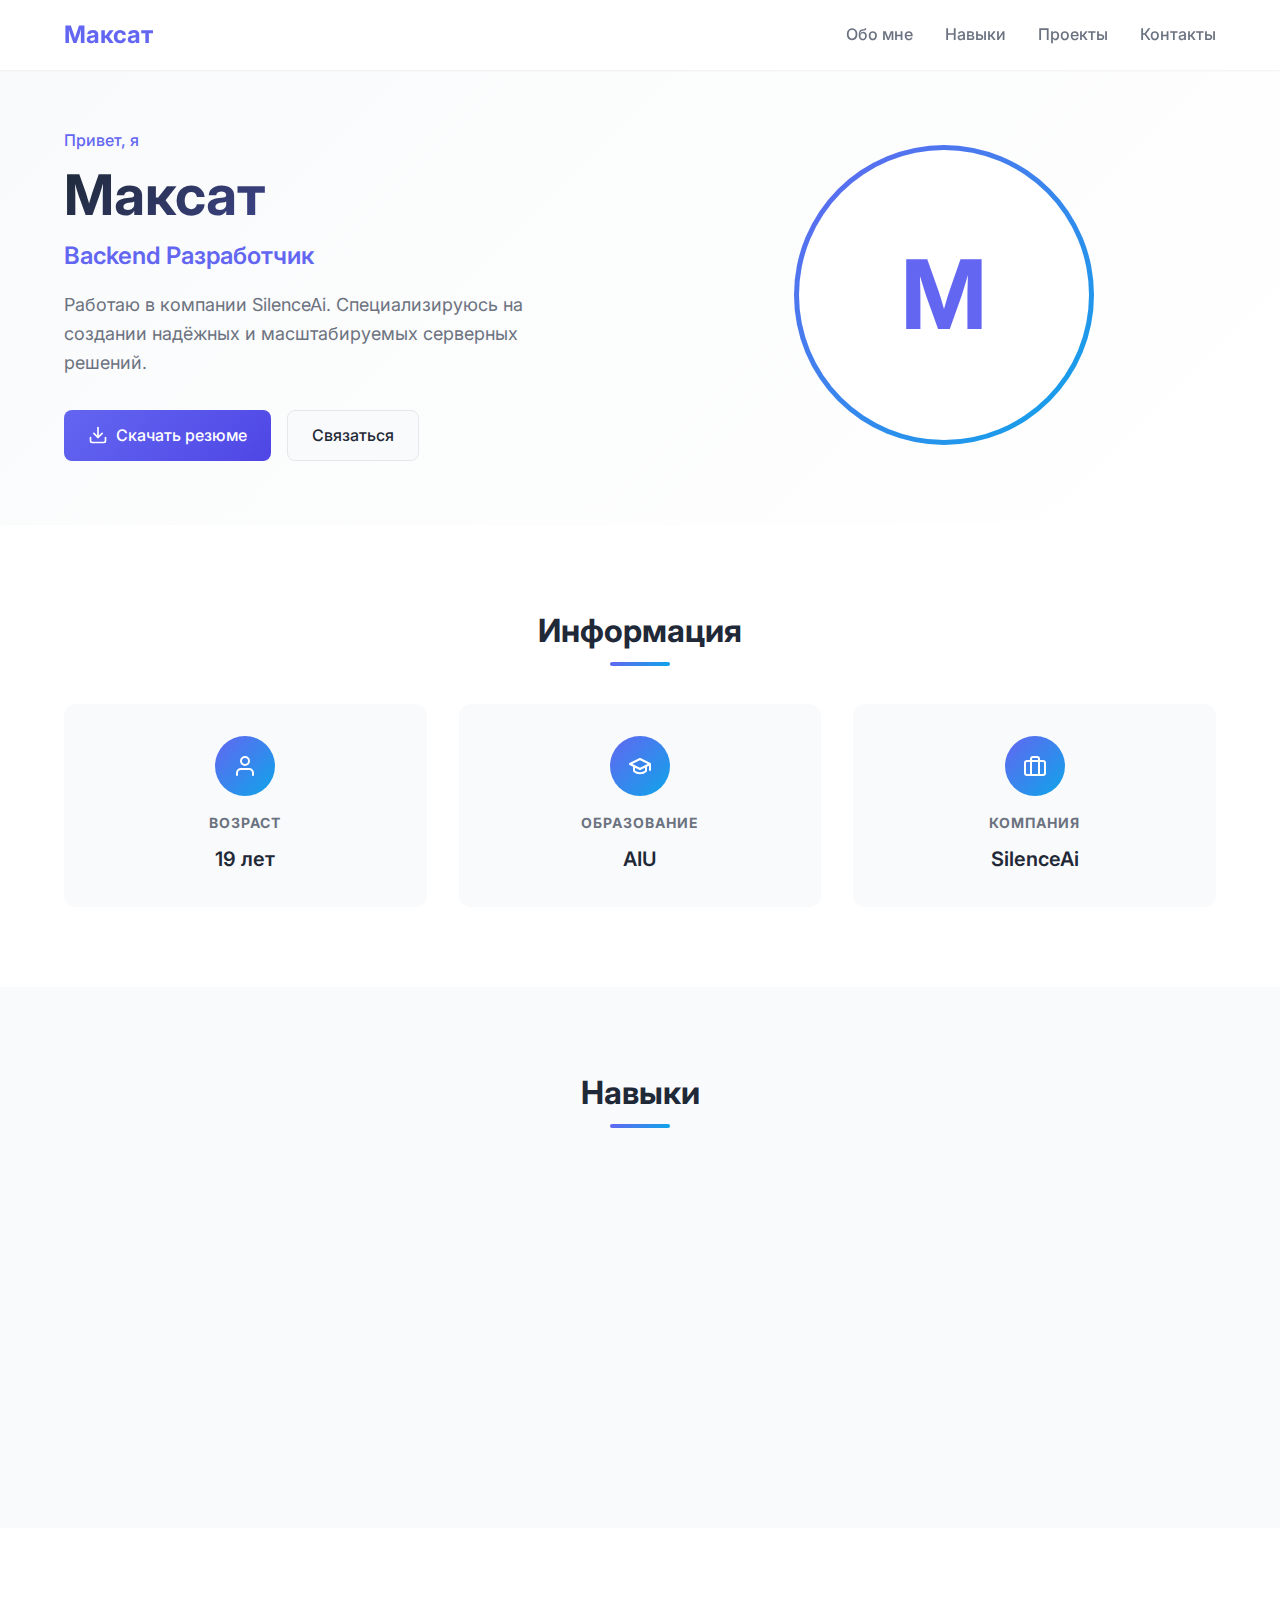
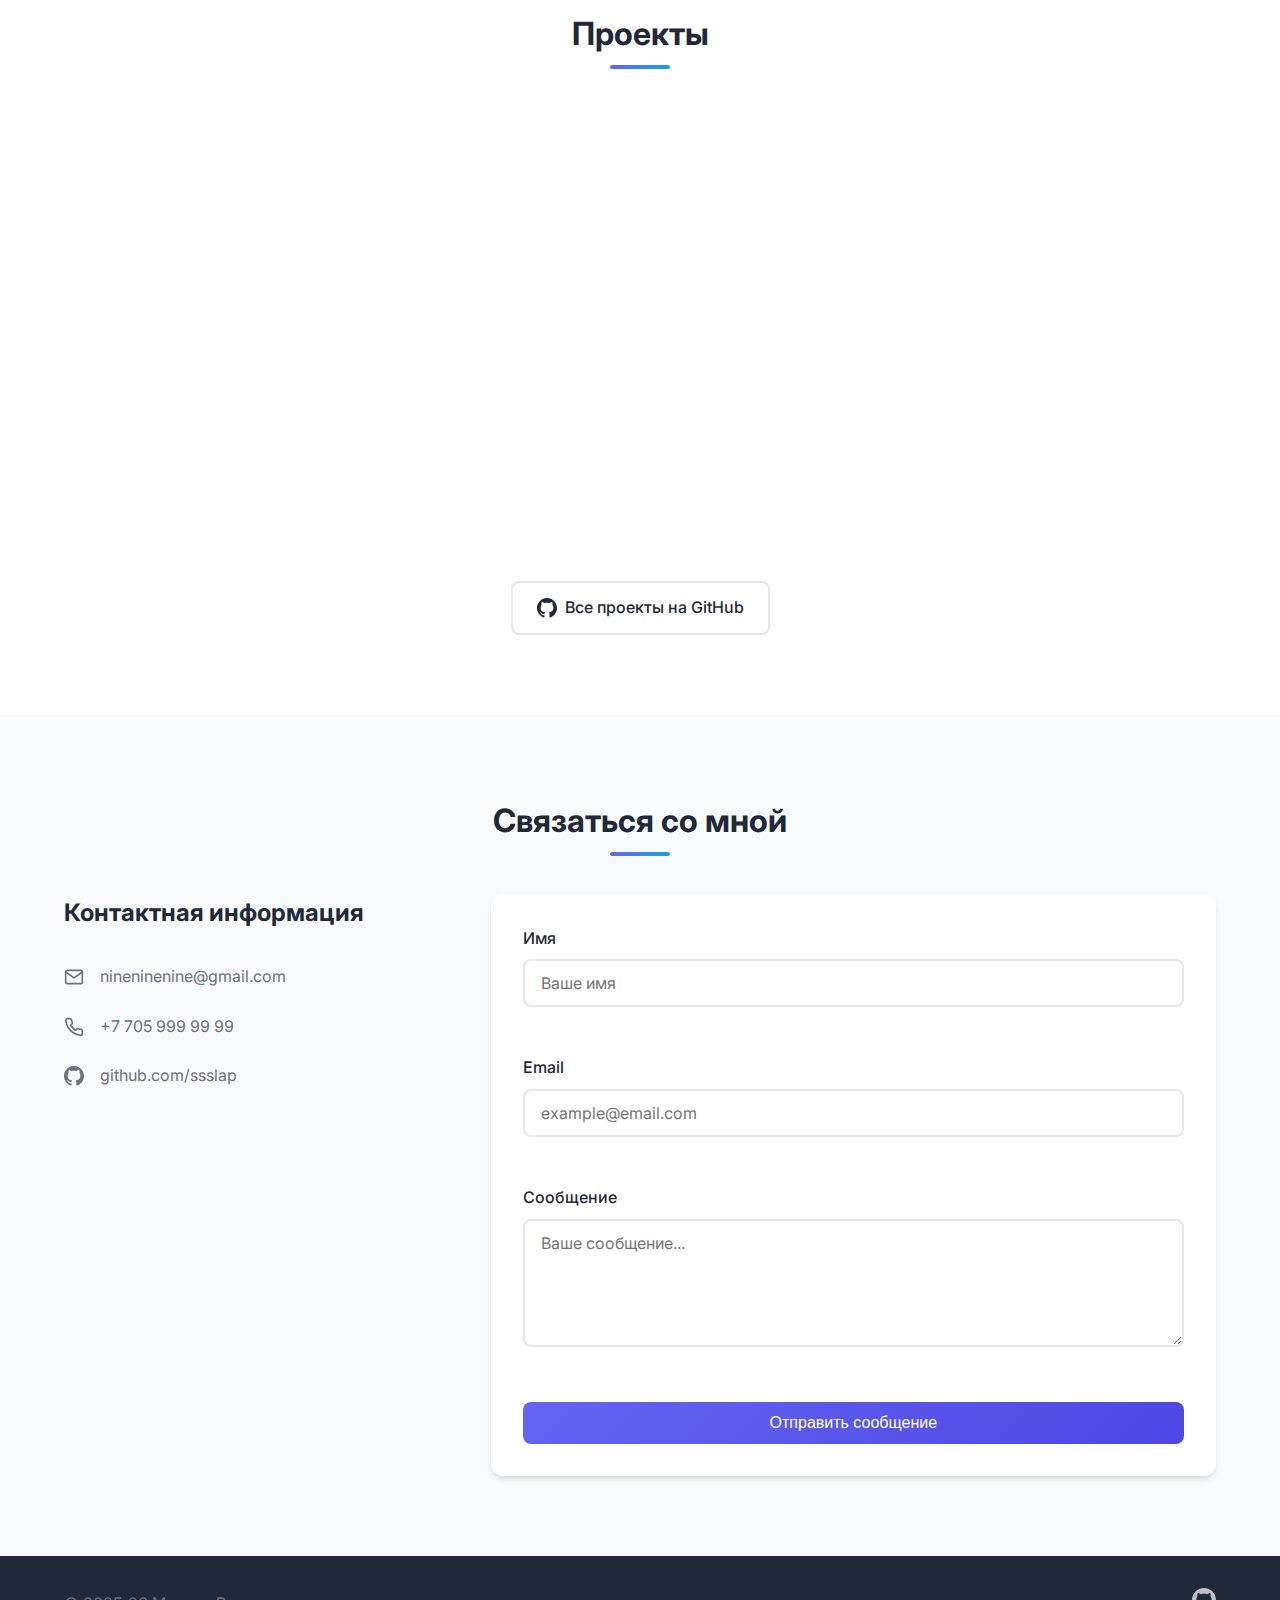
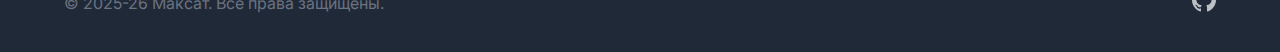
<file: index.html>
<!DOCTYPE html>
<html lang="ru">
<head>
    <meta charset="UTF-8">
    <meta name="viewport" content="width=device-width, initial-scale=1.0">
    <meta name="description" content="Персональный профиль Максата - Backend разработчик">
    <title>Максат | Backend Developer</title>
    <link rel="stylesheet" href="styles.css">
    <link rel="preconnect" href="https://fonts.googleapis.com">
    <link rel="preconnect" href="https://fonts.gstatic.com" crossorigin>
    <link href="https://fonts.googleapis.com/css2?family=Inter:wght@300;400;500;600;700&display=swap" rel="stylesheet">
</head>
<body>
    <!-- Navigation -->
    <nav class="navbar">
        <div class="container">
            <a href="#" class="logo">Максат</a>
            <ul class="nav-links">
                <li><a href="#about">Обо мне</a></li>
                <li><a href="#skills">Навыки</a></li>
                <li><a href="#projects">Проекты</a></li>
                <li><a href="#contact">Контакты</a></li>
            </ul>
            <button class="mobile-menu-btn" aria-label="Открыть меню">
                <span></span>
                <span></span>
                <span></span>
            </button>
        </div>
    </nav>

    <!-- Hero Section -->
    <header class="hero" id="about">
        <div class="container">
            <div class="hero-content">
                <div class="hero-text">
                    <span class="greeting">Привет, я</span>
                    <h1>Максат</h1>
                    <p class="role">Backend Разработчик</p>
                    <p class="description">Работаю в компании SilenceAi. Специализируюсь на создании надёжных и масштабируемых серверных решений.</p>
                    <div class="hero-buttons">
                        <a href="resume.html" target="_blank" class="btn btn-primary">
                            <svg xmlns="http://www.w3.org/2000/svg" width="20" height="20" viewBox="0 0 24 24" fill="none" stroke="currentColor" stroke-width="2" stroke-linecap="round" stroke-linejoin="round">
                                <path d="M21 15v4a2 2 0 0 1-2 2H5a2 2 0 0 1-2-2v-4"></path>
                                <polyline points="7 10 12 15 17 10"></polyline>
                                <line x1="12" y1="15" x2="12" y2="3"></line>
                            </svg>
                            Скачать резюме
                        </a>
                        <a href="#contact" class="btn btn-secondary">Связаться</a>
                    </div>
                </div>
                <div class="hero-image">
                    <div class="avatar">
                        <div class="avatar-placeholder">М</div>
                    </div>
                </div>
            </div>
        </div>
    </header>

    <!-- About Section -->
    <section class="about-section">
        <div class="container">
            <h2 class="section-title">Информация</h2>
            <div class="info-cards">
                <div class="info-card">
                    <div class="info-icon">
                        <svg xmlns="http://www.w3.org/2000/svg" width="24" height="24" viewBox="0 0 24 24" fill="none" stroke="currentColor" stroke-width="2" stroke-linecap="round" stroke-linejoin="round">
                            <path d="M20 21v-2a4 4 0 0 0-4-4H8a4 4 0 0 0-4 4v2"></path>
                            <circle cx="12" cy="7" r="4"></circle>
                        </svg>
                    </div>
                    <h3>Возраст</h3>
                    <p>19 лет</p>
                </div>
                <div class="info-card">
                    <div class="info-icon">
                        <svg xmlns="http://www.w3.org/2000/svg" width="24" height="24" viewBox="0 0 24 24" fill="none" stroke="currentColor" stroke-width="2" stroke-linecap="round" stroke-linejoin="round">
                            <path d="M22 10v6M2 10l10-5 10 5-10 5z"></path>
                            <path d="M6 12v5c3 3 9 3 12 0v-5"></path>
                        </svg>
                    </div>
                    <h3>Образование</h3>
                    <p>AIU</p>
                </div>
                <div class="info-card">
                    <div class="info-icon">
                        <svg xmlns="http://www.w3.org/2000/svg" width="24" height="24" viewBox="0 0 24 24" fill="none" stroke="currentColor" stroke-width="2" stroke-linecap="round" stroke-linejoin="round">
                            <rect x="2" y="7" width="20" height="14" rx="2" ry="2"></rect>
                            <path d="M16 21V5a2 2 0 0 0-2-2h-4a2 2 0 0 0-2 2v16"></path>
                        </svg>
                    </div>
                    <h3>Компания</h3>
                    <p>SilenceAi</p>
                </div>
            </div>
        </div>
    </section>

    <!-- Skills Section -->
    <section class="skills-section" id="skills">
        <div class="container">
            <h2 class="section-title">Навыки</h2>
            <div class="skills-grid">
                <div class="skill-card">
                    <div class="skill-icon">🖥️</div>
                    <h3>Backend разработка</h3>
                    <p>Создание серверных приложений и API</p>
                </div>
                <div class="skill-card">
                    <div class="skill-icon">🗄️</div>
                    <h3>Базы данных</h3>
                    <p>Работа с SQL и NoSQL базами данных</p>
                </div>
                <div class="skill-card">
                    <div class="skill-icon">🔧</div>
                    <h3>DevOps</h3>
                    <p>CI/CD, Docker, развёртывание</p>
                </div>
                <div class="skill-card">
                    <div class="skill-icon">🔐</div>
                    <h3>Безопасность</h3>
                    <p>Защита данных и авторизация</p>
                </div>
            </div>
        </div>
    </section>

    <!-- Projects Section -->
    <section class="projects-section" id="projects">
        <div class="container">
            <h2 class="section-title">Проекты</h2>
            <div class="projects-grid">
                <article class="project-card">
                    <div class="project-image">
                        <div class="project-placeholder">👟</div>
                    </div>
                    <div class="project-content">
                        <h3>WRLD Sneakers</h3>
                        <p>Проект магазина кроссовок с современным дизайном и удобной навигацией.</p>
                        <div class="project-tags">
                            <span class="tag">HTML</span>
                            <span class="tag">CSS</span>
                            <span class="tag">JavaScript</span>
                        </div>
                        <a href="https://ssslap.github.io/wrld_sneakers_proof/" target="_blank" rel="noopener noreferrer" class="project-link">
                            Посмотреть проект
                            <svg xmlns="http://www.w3.org/2000/svg" width="16" height="16" viewBox="0 0 24 24" fill="none" stroke="currentColor" stroke-width="2" stroke-linecap="round" stroke-linejoin="round">
                                <line x1="7" y1="17" x2="17" y2="7"></line>
                                <polyline points="7 7 17 7 17 17"></polyline>
                            </svg>
                        </a>
                    </div>
                </article>
                <article class="project-card">
                    <div class="project-image">
                        <div class="project-placeholder">🐾</div>
                    </div>
                    <div class="project-content">
                        <h3>PetBolka</h3>
                        <p>Веб-приложение для любителей домашних животных.</p>
                        <div class="project-tags">
                            <span class="tag">HTML</span>
                            <span class="tag">CSS</span>
                            <span class="tag">JavaScript</span>
                        </div>
                        <a href="https://ssslap.github.io/petbolka/" target="_blank" rel="noopener noreferrer" class="project-link">
                            Посмотреть проект
                            <svg xmlns="http://www.w3.org/2000/svg" width="16" height="16" viewBox="0 0 24 24" fill="none" stroke="currentColor" stroke-width="2" stroke-linecap="round" stroke-linejoin="round">
                                <line x1="7" y1="17" x2="17" y2="7"></line>
                                <polyline points="7 7 17 7 17 17"></polyline>
                            </svg>
                        </a>
                    </div>
                </article>
            </div>
            <div class="github-link">
                <a href="https://github.com/ssslap" target="_blank" rel="noopener noreferrer" class="btn btn-outline">
                    <svg xmlns="http://www.w3.org/2000/svg" width="20" height="20" viewBox="0 0 24 24" fill="currentColor">
                        <path d="M12 0c-6.626 0-12 5.373-12 12 0 5.302 3.438 9.8 8.207 11.387.599.111.793-.261.793-.577v-2.234c-3.338.726-4.033-1.416-4.033-1.416-.546-1.387-1.333-1.756-1.333-1.756-1.089-.745.083-.729.083-.729 1.205.084 1.839 1.237 1.839 1.237 1.07 1.834 2.807 1.304 3.492.997.107-.775.418-1.305.762-1.604-2.665-.305-5.467-1.334-5.467-5.931 0-1.311.469-2.381 1.236-3.221-.124-.303-.535-1.524.117-3.176 0 0 1.008-.322 3.301 1.23.957-.266 1.983-.399 3.003-.404 1.02.005 2.047.138 3.006.404 2.291-1.552 3.297-1.23 3.297-1.23.653 1.653.242 2.874.118 3.176.77.84 1.235 1.911 1.235 3.221 0 4.609-2.807 5.624-5.479 5.921.43.372.823 1.102.823 2.222v3.293c0 .319.192.694.801.576 4.765-1.589 8.199-6.086 8.199-11.386 0-6.627-5.373-12-12-12z"/>
                    </svg>
                    Все проекты на GitHub
                </a>
            </div>
        </div>
    </section>

    <!-- Contact Section -->
    <section class="contact-section" id="contact">
        <div class="container">
            <h2 class="section-title">Связаться со мной</h2>
            <div class="contact-wrapper">
                <div class="contact-info">
                    <h3>Контактная информация</h3>
                    <div class="contact-item">
                        <svg xmlns="http://www.w3.org/2000/svg" width="20" height="20" viewBox="0 0 24 24" fill="none" stroke="currentColor" stroke-width="2" stroke-linecap="round" stroke-linejoin="round">
                            <path d="M4 4h16c1.1 0 2 .9 2 2v12c0 1.1-.9 2-2 2H4c-1.1 0-2-.9-2-2V6c0-1.1.9-2 2-2z"></path>
                            <polyline points="22,6 12,13 2,6"></polyline>
                        </svg>
                        <a href="mailto:nineninenine@gmail.com">nineninenine@gmail.com</a>
                    </div>
                    <div class="contact-item">
                        <svg xmlns="http://www.w3.org/2000/svg" width="20" height="20" viewBox="0 0 24 24" fill="none" stroke="currentColor" stroke-width="2" stroke-linecap="round" stroke-linejoin="round">
                            <path d="M22 16.92v3a2 2 0 0 1-2.18 2 19.79 19.79 0 0 1-8.63-3.07 19.5 19.5 0 0 1-6-6 19.79 19.79 0 0 1-3.07-8.67A2 2 0 0 1 4.11 2h3a2 2 0 0 1 2 1.72 12.84 12.84 0 0 0 .7 2.81 2 2 0 0 1-.45 2.11L8.09 9.91a16 16 0 0 0 6 6l1.27-1.27a2 2 0 0 1 2.11-.45 12.84 12.84 0 0 0 2.81.7A2 2 0 0 1 22 16.92z"></path>
                        </svg>
                        <a href="tel:+77059999999">+7 705 999 99 99</a>
                    </div>
                    <div class="contact-item">
                        <svg xmlns="http://www.w3.org/2000/svg" width="20" height="20" viewBox="0 0 24 24" fill="currentColor">
                            <path d="M12 0c-6.626 0-12 5.373-12 12 0 5.302 3.438 9.8 8.207 11.387.599.111.793-.261.793-.577v-2.234c-3.338.726-4.033-1.416-4.033-1.416-.546-1.387-1.333-1.756-1.333-1.756-1.089-.745.083-.729.083-.729 1.205.084 1.839 1.237 1.839 1.237 1.07 1.834 2.807 1.304 3.492.997.107-.775.418-1.305.762-1.604-2.665-.305-5.467-1.334-5.467-5.931 0-1.311.469-2.381 1.236-3.221-.124-.303-.535-1.524.117-3.176 0 0 1.008-.322 3.301 1.23.957-.266 1.983-.399 3.003-.404 1.02.005 2.047.138 3.006.404 2.291-1.552 3.297-1.23 3.297-1.23.653 1.653.242 2.874.118 3.176.77.84 1.235 1.911 1.235 3.221 0 4.609-2.807 5.624-5.479 5.921.43.372.823 1.102.823 2.222v3.293c0 .319.192.694.801.576 4.765-1.589 8.199-6.086 8.199-11.386 0-6.627-5.373-12-12-12z"/>
                        </svg>
                        <a href="https://github.com/ssslap" target="_blank" rel="noopener noreferrer">github.com/ssslap</a>
                    </div>
                </div>
                <form class="contact-form" id="contactForm">
                    <div class="form-group">
                        <label for="name">Имя</label>
                        <input type="text" id="name" name="name" required placeholder="Ваше имя">
                        <span class="error-message" id="nameError"></span>
                    </div>
                    <div class="form-group">
                        <label for="email">Email</label>
                        <input type="email" id="email" name="email" required placeholder="example@email.com">
                        <span class="error-message" id="emailError"></span>
                    </div>
                    <div class="form-group">
                        <label for="message">Сообщение</label>
                        <textarea id="message" name="message" rows="5" required placeholder="Ваше сообщение..."></textarea>
                        <span class="error-message" id="messageError"></span>
                    </div>
                    <button type="submit" class="btn btn-primary">Отправить сообщение</button>
                </form>
            </div>
        </div>
    </section>

    <!-- Footer -->
    <footer class="footer">
        <div class="container">
            <p>&copy; 2025-26 Максат. Все права защищены.</p>
            <div class="social-links">
                <a href="https://github.com/ssslap" target="_blank" rel="noopener noreferrer" aria-label="GitHub">
                    <svg xmlns="http://www.w3.org/2000/svg" width="24" height="24" viewBox="0 0 24 24" fill="currentColor">
                        <path d="M12 0c-6.626 0-12 5.373-12 12 0 5.302 3.438 9.8 8.207 11.387.599.111.793-.261.793-.577v-2.234c-3.338.726-4.033-1.416-4.033-1.416-.546-1.387-1.333-1.756-1.333-1.756-1.089-.745.083-.729.083-.729 1.205.084 1.839 1.237 1.839 1.237 1.07 1.834 2.807 1.304 3.492.997.107-.775.418-1.305.762-1.604-2.665-.305-5.467-1.334-5.467-5.931 0-1.311.469-2.381 1.236-3.221-.124-.303-.535-1.524.117-3.176 0 0 1.008-.322 3.301 1.23.957-.266 1.983-.399 3.003-.404 1.02.005 2.047.138 3.006.404 2.291-1.552 3.297-1.23 3.297-1.23.653 1.653.242 2.874.118 3.176.77.84 1.235 1.911 1.235 3.221 0 4.609-2.807 5.624-5.479 5.921.43.372.823 1.102.823 2.222v3.293c0 .319.192.694.801.576 4.765-1.589 8.199-6.086 8.199-11.386 0-6.627-5.373-12-12-12z"/>
                    </svg>
                </a>
            </div>
        </div>
    </footer>

    <script src="script.js"></script>
</body>
</html>
</file>
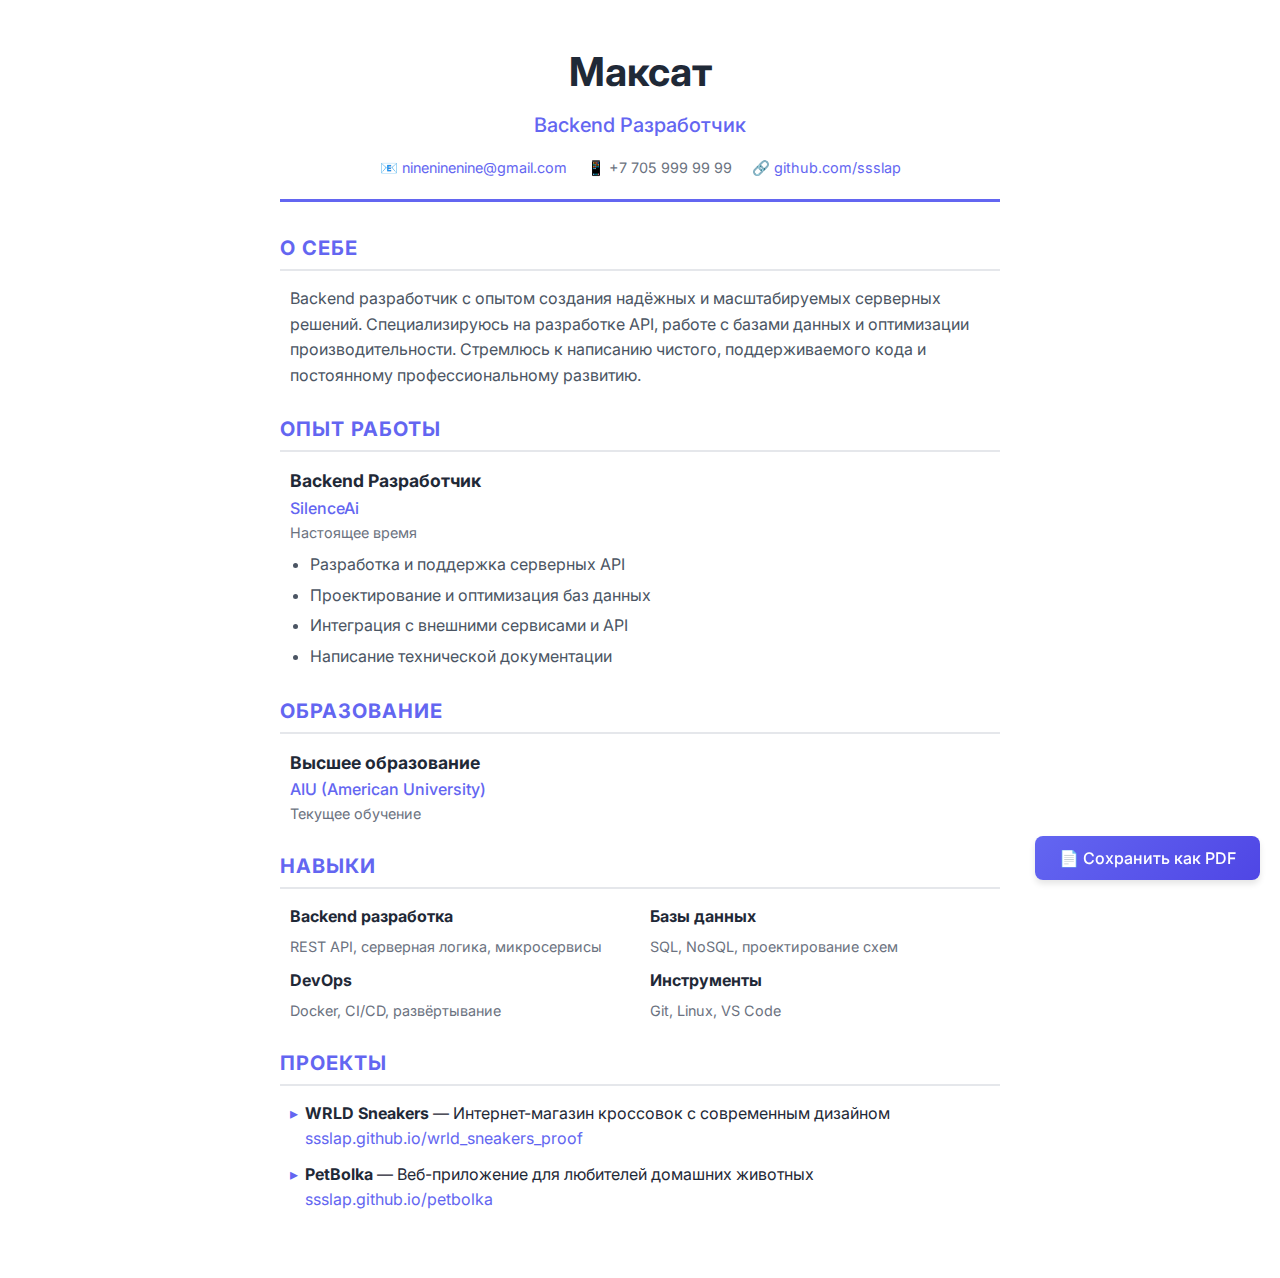
<file: resume.html>
<!DOCTYPE html>
<html lang="ru">
<head>
    <meta charset="UTF-8">
    <meta name="viewport" content="width=device-width, initial-scale=1.0">
    <title>Резюме - Максат</title>
    <style>
        @import url('https://fonts.googleapis.com/css2?family=Inter:wght@300;400;500;600;700&display=swap');
        
        * {
            margin: 0;
            padding: 0;
            box-sizing: border-box;
        }
        
        body {
            font-family: 'Inter', Arial, sans-serif;
            line-height: 1.6;
            color: #1f2937;
            background: #fff;
            padding: 40px;
            max-width: 800px;
            margin: 0 auto;
        }
        
        .resume-header {
            text-align: center;
            padding-bottom: 20px;
            border-bottom: 3px solid #6366f1;
            margin-bottom: 30px;
        }
        
        .resume-header h1 {
            font-size: 2.5rem;
            color: #1f2937;
            margin-bottom: 5px;
        }
        
        .resume-header .role {
            font-size: 1.25rem;
            color: #6366f1;
            font-weight: 500;
            margin-bottom: 15px;
        }
        
        .contact-row {
            display: flex;
            justify-content: center;
            flex-wrap: wrap;
            gap: 20px;
            font-size: 0.9rem;
            color: #6b7280;
        }
        
        .contact-row a {
            color: #6366f1;
            text-decoration: none;
        }
        
        .section {
            margin-bottom: 25px;
        }
        
        .section-title {
            font-size: 1.25rem;
            color: #6366f1;
            border-bottom: 2px solid #e5e7eb;
            padding-bottom: 5px;
            margin-bottom: 15px;
            text-transform: uppercase;
            letter-spacing: 1px;
        }
        
        .section-content {
            padding-left: 10px;
        }
        
        .experience-item, .education-item {
            margin-bottom: 15px;
        }
        
        .experience-item h3, .education-item h3 {
            font-size: 1.1rem;
            color: #1f2937;
        }
        
        .experience-item .company, .education-item .school {
            color: #6366f1;
            font-weight: 500;
        }
        
        .experience-item .date, .education-item .date {
            font-size: 0.9rem;
            color: #6b7280;
            margin-bottom: 8px;
        }
        
        .experience-item ul {
            list-style-type: disc;
            margin-left: 20px;
            color: #4b5563;
        }
        
        .experience-item li {
            margin-bottom: 5px;
        }
        
        .skills-grid {
            display: grid;
            grid-template-columns: repeat(2, 1fr);
            gap: 10px;
        }
        
        .skill-category h4 {
            font-size: 1rem;
            color: #1f2937;
            margin-bottom: 5px;
        }
        
        .skill-category p {
            color: #6b7280;
            font-size: 0.9rem;
        }
        
        .projects-list {
            list-style: none;
        }
        
        .projects-list li {
            margin-bottom: 10px;
            padding-left: 15px;
            position: relative;
        }
        
        .projects-list li::before {
            content: "▸";
            position: absolute;
            left: 0;
            color: #6366f1;
        }
        
        .projects-list a {
            color: #6366f1;
            text-decoration: none;
        }
        
        .about-text {
            color: #4b5563;
        }
        
        @media print {
            body {
                padding: 20px;
            }
            
            .section {
                break-inside: avoid;
            }
        }
        
        .print-btn {
            position: fixed;
            bottom: 20px;
            right: 20px;
            background: linear-gradient(135deg, #6366f1, #4f46e5);
            color: white;
            border: none;
            padding: 12px 24px;
            border-radius: 8px;
            cursor: pointer;
            font-family: inherit;
            font-size: 1rem;
            font-weight: 500;
            box-shadow: 0 4px 6px rgba(0,0,0,0.1);
        }
        
        .print-btn:hover {
            transform: translateY(-2px);
            box-shadow: 0 6px 12px rgba(0,0,0,0.15);
        }
        
        @media print {
            .print-btn {
                display: none;
            }
        }
    </style>
</head>
<body>
    <header class="resume-header">
        <h1>Максат</h1>
        <p class="role">Backend Разработчик</p>
        <div class="contact-row">
            <span>📧 <a href="mailto:nineninenine@gmail.com">nineninenine@gmail.com</a></span>
            <span>📱 +7 705 999 99 99</span>
            <span>🔗 <a href="https://github.com/ssslap">github.com/ssslap</a></span>
        </div>
    </header>

    <section class="section">
        <h2 class="section-title">О себе</h2>
        <div class="section-content">
            <p class="about-text">
                Backend разработчик с опытом создания надёжных и масштабируемых серверных решений. 
                Специализируюсь на разработке API, работе с базами данных и оптимизации производительности. 
                Стремлюсь к написанию чистого, поддерживаемого кода и постоянному профессиональному развитию.
            </p>
        </div>
    </section>

    <section class="section">
        <h2 class="section-title">Опыт работы</h2>
        <div class="section-content">
            <div class="experience-item">
                <h3>Backend Разработчик</h3>
                <p class="company">SilenceAi</p>
                <p class="date">Настоящее время</p>
                <ul>
                    <li>Разработка и поддержка серверных API</li>
                    <li>Проектирование и оптимизация баз данных</li>
                    <li>Интеграция с внешними сервисами и API</li>
                    <li>Написание технической документации</li>
                </ul>
            </div>
        </div>
    </section>

    <section class="section">
        <h2 class="section-title">Образование</h2>
        <div class="section-content">
            <div class="education-item">
                <h3>Высшее образование</h3>
                <p class="school">AIU (American University)</p>
                <p class="date">Текущее обучение</p>
            </div>
        </div>
    </section>

    <section class="section">
        <h2 class="section-title">Навыки</h2>
        <div class="section-content">
            <div class="skills-grid">
                <div class="skill-category">
                    <h4>Backend разработка</h4>
                    <p>REST API, серверная логика, микросервисы</p>
                </div>
                <div class="skill-category">
                    <h4>Базы данных</h4>
                    <p>SQL, NoSQL, проектирование схем</p>
                </div>
                <div class="skill-category">
                    <h4>DevOps</h4>
                    <p>Docker, CI/CD, развёртывание</p>
                </div>
                <div class="skill-category">
                    <h4>Инструменты</h4>
                    <p>Git, Linux, VS Code</p>
                </div>
            </div>
        </div>
    </section>

    <section class="section">
        <h2 class="section-title">Проекты</h2>
        <div class="section-content">
            <ul class="projects-list">
                <li>
                    <strong>WRLD Sneakers</strong> — Интернет-магазин кроссовок с современным дизайном
                    <br><a href="https://ssslap.github.io/wrld_sneakers_proof/">ssslap.github.io/wrld_sneakers_proof</a>
                </li>
                <li>
                    <strong>PetBolka</strong> — Веб-приложение для любителей домашних животных
                    <br><a href="https://ssslap.github.io/petbolka/">ssslap.github.io/petbolka</a>
                </li>
            </ul>
        </div>
    </section>

    <button class="print-btn" onclick="window.print()">📄 Сохранить как PDF</button>
</body>
</html>
</file>
<file: styles.css>
/* ===== CSS Variables ===== */
:root {
    --primary-color: #6366f1;
    --primary-dark: #4f46e5;
    --secondary-color: #0ea5e9;
    --text-color: #1f2937;
    --text-light: #6b7280;
    --bg-color: #ffffff;
    --bg-secondary: #f9fafb;
    --border-color: #e5e7eb;
    --success-color: #10b981;
    --error-color: #ef4444;
    --shadow-sm: 0 1px 2px 0 rgba(0, 0, 0, 0.05);
    --shadow-md: 0 4px 6px -1px rgba(0, 0, 0, 0.1), 0 2px 4px -1px rgba(0, 0, 0, 0.06);
    --shadow-lg: 0 10px 15px -3px rgba(0, 0, 0, 0.1), 0 4px 6px -2px rgba(0, 0, 0, 0.05);
    --transition: all 0.3s ease;
    --border-radius: 12px;
    --max-width: 1200px;
}

/* ===== Reset & Base ===== */
* {
    margin: 0;
    padding: 0;
    box-sizing: border-box;
}

html {
    scroll-behavior: smooth;
}

body {
    font-family: 'Inter', -apple-system, BlinkMacSystemFont, 'Segoe UI', Roboto, sans-serif;
    line-height: 1.6;
    color: var(--text-color);
    background-color: var(--bg-color);
}

a {
    text-decoration: none;
    color: inherit;
    transition: var(--transition);
}

ul {
    list-style: none;
}

img {
    max-width: 100%;
    height: auto;
}

.container {
    max-width: var(--max-width);
    margin: 0 auto;
    padding: 0 1.5rem;
}

/* ===== Buttons ===== */
.btn {
    display: inline-flex;
    align-items: center;
    justify-content: center;
    gap: 0.5rem;
    padding: 0.75rem 1.5rem;
    border-radius: 8px;
    font-weight: 500;
    font-size: 1rem;
    cursor: pointer;
    transition: var(--transition);
    border: none;
}

.btn-primary {
    background: linear-gradient(135deg, var(--primary-color), var(--primary-dark));
    color: white;
}

.btn-primary:hover {
    transform: translateY(-2px);
    box-shadow: var(--shadow-lg);
}

.btn-secondary {
    background-color: var(--bg-secondary);
    color: var(--text-color);
    border: 1px solid var(--border-color);
}

.btn-secondary:hover {
    background-color: var(--border-color);
}

.btn-outline {
    background-color: transparent;
    color: var(--text-color);
    border: 2px solid var(--border-color);
}

.btn-outline:hover {
    border-color: var(--primary-color);
    color: var(--primary-color);
}

/* ===== Navigation ===== */
.navbar {
    position: fixed;
    top: 0;
    left: 0;
    right: 0;
    background-color: rgba(255, 255, 255, 0.95);
    backdrop-filter: blur(10px);
    z-index: 1000;
    box-shadow: var(--shadow-sm);
}

.navbar .container {
    display: flex;
    justify-content: space-between;
    align-items: center;
    height: 70px;
}

.logo {
    font-size: 1.5rem;
    font-weight: 700;
    color: var(--primary-color);
}

.nav-links {
    display: flex;
    gap: 2rem;
}

.nav-links a {
    color: var(--text-light);
    font-weight: 500;
    position: relative;
}

.nav-links a:hover {
    color: var(--primary-color);
}

.nav-links a::after {
    content: '';
    position: absolute;
    bottom: -4px;
    left: 0;
    width: 0;
    height: 2px;
    background-color: var(--primary-color);
    transition: var(--transition);
}

.nav-links a:hover::after {
    width: 100%;
}

.mobile-menu-btn {
    display: none;
    flex-direction: column;
    gap: 5px;
    background: none;
    border: none;
    cursor: pointer;
    padding: 5px;
}

.mobile-menu-btn span {
    width: 25px;
    height: 3px;
    background-color: var(--text-color);
    border-radius: 2px;
    transition: var(--transition);
}

/* ===== Hero Section ===== */
.hero {
    padding: 8rem 0 4rem;
    background: linear-gradient(135deg, var(--bg-secondary) 0%, var(--bg-color) 100%);
}

.hero-content {
    display: grid;
    grid-template-columns: 1fr 1fr;
    gap: 4rem;
    align-items: center;
}

.hero-text .greeting {
    display: block;
    color: var(--primary-color);
    font-weight: 500;
    margin-bottom: 0.5rem;
}

.hero-text h1 {
    font-size: 3.5rem;
    font-weight: 700;
    line-height: 1.2;
    margin-bottom: 0.5rem;
    background: linear-gradient(135deg, var(--text-color), var(--primary-color));
    -webkit-background-clip: text;
    -webkit-text-fill-color: transparent;
    background-clip: text;
}

.hero-text .role {
    font-size: 1.5rem;
    color: var(--primary-color);
    font-weight: 600;
    margin-bottom: 1rem;
}

.hero-text .description {
    color: var(--text-light);
    font-size: 1.125rem;
    margin-bottom: 2rem;
    max-width: 500px;
}

.hero-buttons {
    display: flex;
    gap: 1rem;
    flex-wrap: wrap;
}

.hero-image {
    display: flex;
    justify-content: center;
}

.avatar {
    width: 300px;
    height: 300px;
    border-radius: 50%;
    background: linear-gradient(135deg, var(--primary-color), var(--secondary-color));
    padding: 5px;
    animation: float 3s ease-in-out infinite;
}

.avatar-placeholder {
    width: 100%;
    height: 100%;
    border-radius: 50%;
    background-color: var(--bg-color);
    display: flex;
    align-items: center;
    justify-content: center;
    font-size: 6rem;
    font-weight: 700;
    color: var(--primary-color);
}

@keyframes float {
    0%, 100% {
        transform: translateY(0);
    }
    50% {
        transform: translateY(-10px);
    }
}

/* ===== Section Titles ===== */
.section-title {
    font-size: 2rem;
    font-weight: 700;
    text-align: center;
    margin-bottom: 3rem;
    position: relative;
}

.section-title::after {
    content: '';
    position: absolute;
    bottom: -10px;
    left: 50%;
    transform: translateX(-50%);
    width: 60px;
    height: 4px;
    background: linear-gradient(135deg, var(--primary-color), var(--secondary-color));
    border-radius: 2px;
}

/* ===== About Section ===== */
.about-section {
    padding: 5rem 0;
}

.info-cards {
    display: grid;
    grid-template-columns: repeat(auto-fit, minmax(250px, 1fr));
    gap: 2rem;
}

.info-card {
    background-color: var(--bg-secondary);
    padding: 2rem;
    border-radius: var(--border-radius);
    text-align: center;
    transition: var(--transition);
}

.info-card:hover {
    transform: translateY(-5px);
    box-shadow: var(--shadow-lg);
}

.info-icon {
    width: 60px;
    height: 60px;
    background: linear-gradient(135deg, var(--primary-color), var(--secondary-color));
    border-radius: 50%;
    display: flex;
    align-items: center;
    justify-content: center;
    margin: 0 auto 1rem;
    color: white;
}

.info-card h3 {
    color: var(--text-light);
    font-size: 0.875rem;
    text-transform: uppercase;
    letter-spacing: 1px;
    margin-bottom: 0.5rem;
}

.info-card p {
    font-size: 1.25rem;
    font-weight: 600;
    color: var(--text-color);
}

/* ===== Skills Section ===== */
.skills-section {
    padding: 5rem 0;
    background-color: var(--bg-secondary);
}

.skills-grid {
    display: grid;
    grid-template-columns: repeat(auto-fit, minmax(250px, 1fr));
    gap: 2rem;
}

.skill-card {
    background-color: var(--bg-color);
    padding: 2rem;
    border-radius: var(--border-radius);
    text-align: center;
    transition: var(--transition);
    border: 1px solid var(--border-color);
}

.skill-card:hover {
    transform: translateY(-5px);
    box-shadow: var(--shadow-lg);
    border-color: var(--primary-color);
}

.skill-icon {
    font-size: 3rem;
    margin-bottom: 1rem;
}

.skill-card h3 {
    font-size: 1.25rem;
    margin-bottom: 0.5rem;
}

.skill-card p {
    color: var(--text-light);
}

/* ===== Projects Section ===== */
.projects-section {
    padding: 5rem 0;
}

.projects-grid {
    display: grid;
    grid-template-columns: repeat(auto-fit, minmax(350px, 1fr));
    gap: 2rem;
    margin-bottom: 3rem;
}

.project-card {
    background-color: var(--bg-color);
    border-radius: var(--border-radius);
    overflow: hidden;
    box-shadow: var(--shadow-md);
    transition: var(--transition);
    border: 1px solid var(--border-color);
}

.project-card:hover {
    transform: translateY(-5px);
    box-shadow: var(--shadow-lg);
}

.project-image {
    height: 200px;
    background: linear-gradient(135deg, var(--primary-color), var(--secondary-color));
    display: flex;
    align-items: center;
    justify-content: center;
}

.project-placeholder {
    font-size: 4rem;
}

.project-content {
    padding: 1.5rem;
}

.project-content h3 {
    font-size: 1.25rem;
    margin-bottom: 0.5rem;
}

.project-content p {
    color: var(--text-light);
    margin-bottom: 1rem;
}

.project-tags {
    display: flex;
    gap: 0.5rem;
    flex-wrap: wrap;
    margin-bottom: 1rem;
}

.tag {
    padding: 0.25rem 0.75rem;
    background-color: var(--bg-secondary);
    border-radius: 20px;
    font-size: 0.75rem;
    font-weight: 500;
    color: var(--primary-color);
}

.project-link {
    display: inline-flex;
    align-items: center;
    gap: 0.5rem;
    color: var(--primary-color);
    font-weight: 500;
}

.project-link:hover {
    gap: 0.75rem;
}

.github-link {
    text-align: center;
}

/* ===== Contact Section ===== */
.contact-section {
    padding: 5rem 0;
    background-color: var(--bg-secondary);
}

.contact-wrapper {
    display: grid;
    grid-template-columns: 1fr 2fr;
    gap: 4rem;
}

.contact-info h3 {
    font-size: 1.5rem;
    margin-bottom: 2rem;
}

.contact-item {
    display: flex;
    align-items: center;
    gap: 1rem;
    margin-bottom: 1.5rem;
    color: var(--text-light);
}

.contact-item a:hover {
    color: var(--primary-color);
}

.contact-form {
    background-color: var(--bg-color);
    padding: 2rem;
    border-radius: var(--border-radius);
    box-shadow: var(--shadow-md);
}

.form-group {
    margin-bottom: 1.5rem;
}

.form-group label {
    display: block;
    margin-bottom: 0.5rem;
    font-weight: 500;
}

.form-group input,
.form-group textarea {
    width: 100%;
    padding: 0.75rem 1rem;
    border: 2px solid var(--border-color);
    border-radius: 8px;
    font-family: inherit;
    font-size: 1rem;
    transition: var(--transition);
}

.form-group input:focus,
.form-group textarea:focus {
    outline: none;
    border-color: var(--primary-color);
}

.form-group input.error,
.form-group textarea.error {
    border-color: var(--error-color);
}

.form-group input.success,
.form-group textarea.success {
    border-color: var(--success-color);
}

.error-message {
    display: block;
    color: var(--error-color);
    font-size: 0.875rem;
    margin-top: 0.25rem;
    min-height: 1.25rem;
}

.contact-form .btn {
    width: 100%;
}

/* ===== Footer ===== */
.footer {
    background-color: var(--text-color);
    color: var(--bg-color);
    padding: 2rem 0;
}

.footer .container {
    display: flex;
    justify-content: space-between;
    align-items: center;
}

.footer p {
    color: var(--text-light);
}

.social-links {
    display: flex;
    gap: 1rem;
}

.social-links a {
    color: var(--bg-color);
    opacity: 0.7;
    transition: var(--transition);
}

.social-links a:hover {
    opacity: 1;
    color: var(--primary-color);
}

/* ===== Responsive Design ===== */
@media (max-width: 992px) {
    .hero-content {
        grid-template-columns: 1fr;
        text-align: center;
    }

    .hero-text .description {
        margin-left: auto;
        margin-right: auto;
    }

    .hero-buttons {
        justify-content: center;
    }

    .hero-image {
        order: -1;
    }

    .avatar {
        width: 200px;
        height: 200px;
    }

    .avatar-placeholder {
        font-size: 4rem;
    }

    .contact-wrapper {
        grid-template-columns: 1fr;
    }
}

@media (max-width: 768px) {
    .nav-links {
        display: none;
        position: absolute;
        top: 70px;
        left: 0;
        right: 0;
        background-color: var(--bg-color);
        flex-direction: column;
        padding: 2rem;
        gap: 1rem;
        box-shadow: var(--shadow-lg);
    }

    .nav-links.active {
        display: flex;
    }

    .mobile-menu-btn {
        display: flex;
    }

    .mobile-menu-btn.active span:nth-child(1) {
        transform: rotate(45deg) translate(5px, 5px);
    }

    .mobile-menu-btn.active span:nth-child(2) {
        opacity: 0;
    }

    .mobile-menu-btn.active span:nth-child(3) {
        transform: rotate(-45deg) translate(7px, -6px);
    }

    .hero-text h1 {
        font-size: 2.5rem;
    }

    .hero-text .role {
        font-size: 1.25rem;
    }

    .projects-grid {
        grid-template-columns: 1fr;
    }

    .footer .container {
        flex-direction: column;
        gap: 1rem;
        text-align: center;
    }
}

@media (max-width: 480px) {
    .hero {
        padding: 6rem 0 3rem;
    }

    .hero-text h1 {
        font-size: 2rem;
    }

    .section-title {
        font-size: 1.5rem;
    }

    .info-cards,
    .skills-grid {
        grid-template-columns: 1fr;
    }

    .contact-form {
        padding: 1.5rem;
    }
}

/* ===== Animations ===== */
@keyframes fadeInUp {
    from {
        opacity: 0;
        transform: translateY(30px);
    }
    to {
        opacity: 1;
        transform: translateY(0);
    }
}

.hero-text,
.hero-image,
.info-card,
.skill-card,
.project-card {
    animation: fadeInUp 0.6s ease-out forwards;
}

.info-card:nth-child(2) {
    animation-delay: 0.1s;
}

.info-card:nth-child(3) {
    animation-delay: 0.2s;
}

.skill-card:nth-child(2) {
    animation-delay: 0.1s;
}

.skill-card:nth-child(3) {
    animation-delay: 0.2s;
}

.skill-card:nth-child(4) {
    animation-delay: 0.3s;
}

.project-card:nth-child(2) {
    animation-delay: 0.1s;
}
</file>
